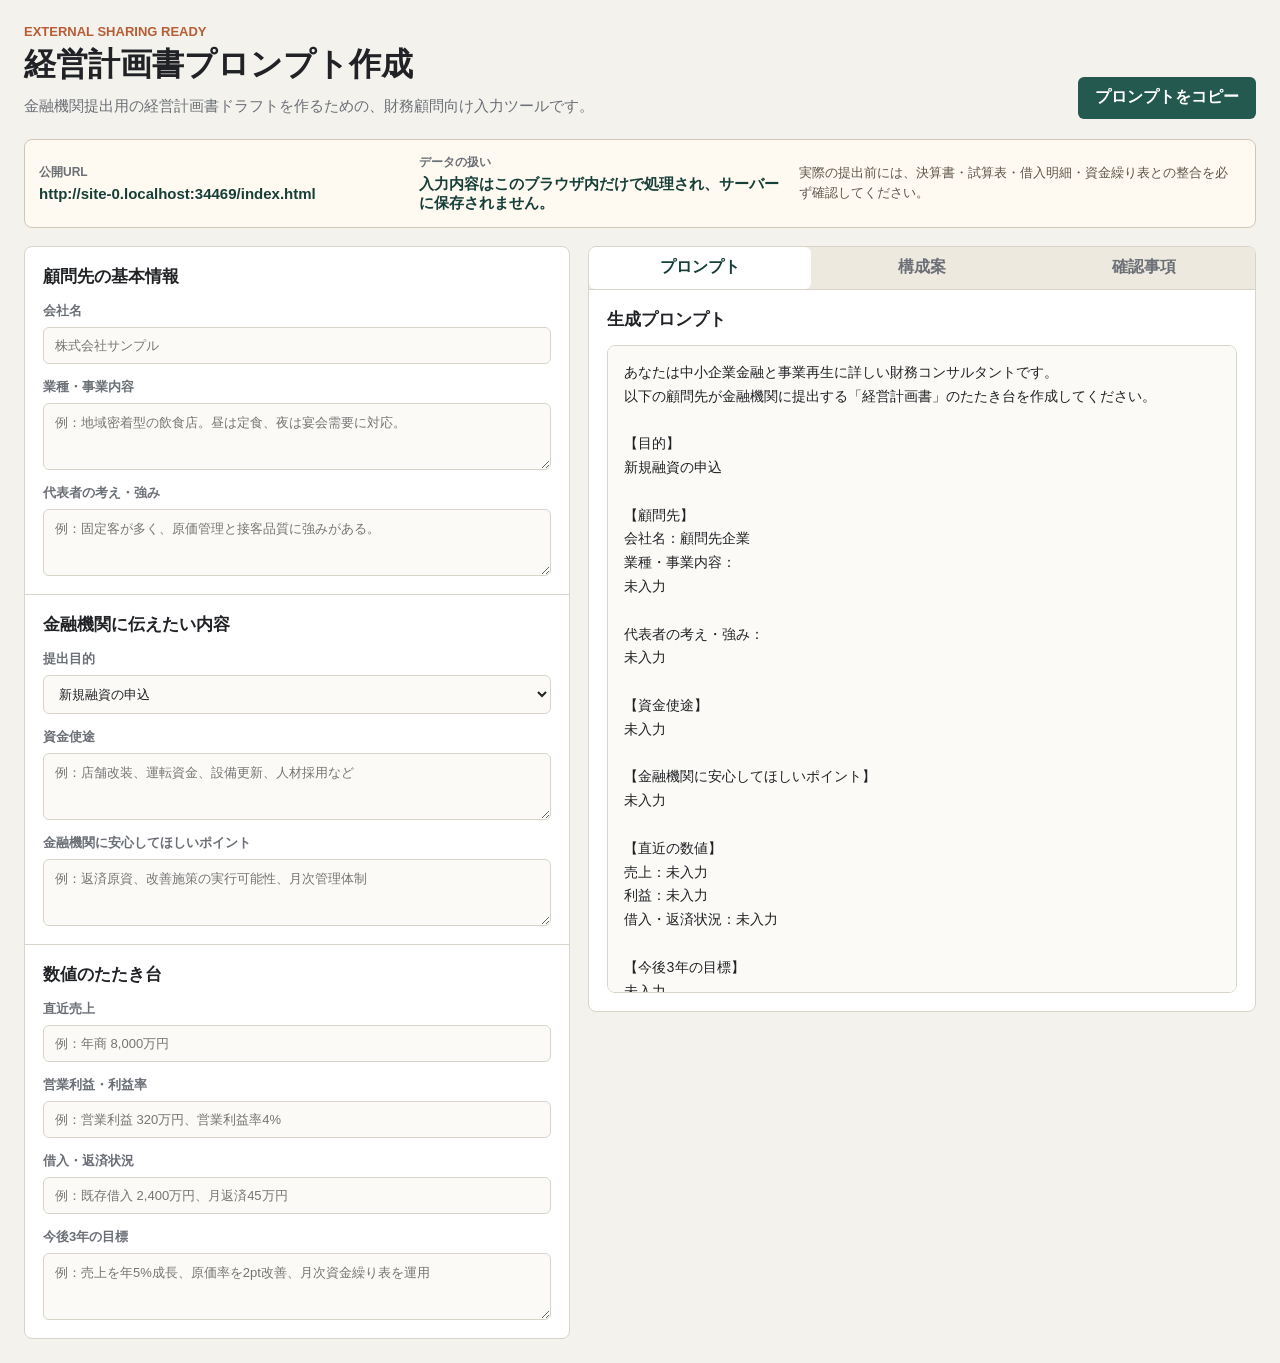
<file: index.html>
<!doctype html>
<html lang="ja">
  <head>
    <meta charset="utf-8" />
    <meta name="viewport" content="width=device-width, initial-scale=1" />
    <title>経営計画書プロンプト作成ダッシュボード</title>
    <meta name="description" content="金融機関提出用の経営計画書ドラフトを作るための、財務顧問向けプロンプト作成ダッシュボードです。" />
    <link rel="stylesheet" href="./styles.css" />
  </head>
  <body>
    <main class="app-shell">
      <section class="workspace">
        <header class="topbar">
          <div>
            <p class="eyebrow">External sharing ready</p>
            <h1>経営計画書プロンプト作成</h1>
            <p class="lead">金融機関提出用の経営計画書ドラフトを作るための、財務顧問向け入力ツールです。</p>
          </div>
          <button id="copyPrompt" class="primary-button" type="button">プロンプトをコピー</button>
        </header>

        <section class="notice-panel" aria-label="公開版の説明">
          <div>
            <p class="notice-label">公開URL</p>
            <p id="currentUrl" class="notice-value">読み込み中</p>
          </div>
          <div>
            <p class="notice-label">データの扱い</p>
            <p class="notice-value">入力内容はこのブラウザ内だけで処理され、サーバーに保存されません。</p>
          </div>
          <p class="notice-note">
            実際の提出前には、決算書・試算表・借入明細・資金繰り表との整合を必ず確認してください。
          </p>
        </section>

        <div class="layout">
          <form id="planForm" class="input-panel">
            <section class="form-section">
              <h2>顧問先の基本情報</h2>
              <label>
                会社名
                <input name="companyName" placeholder="株式会社サンプル" />
              </label>
              <label>
                業種・事業内容
                <textarea name="business" rows="3" placeholder="例：地域密着型の飲食店。昼は定食、夜は宴会需要に対応。"></textarea>
              </label>
              <label>
                代表者の考え・強み
                <textarea name="strength" rows="3" placeholder="例：固定客が多く、原価管理と接客品質に強みがある。"></textarea>
              </label>
            </section>

            <section class="form-section">
              <h2>金融機関に伝えたい内容</h2>
              <label>
                提出目的
                <select name="purpose">
                  <option>新規融資の申込</option>
                  <option>既存借入の条件変更</option>
                  <option>資金繰り改善の説明</option>
                  <option>伴走支援・定期報告</option>
                </select>
              </label>
              <label>
                資金使途
                <textarea name="fundUse" rows="3" placeholder="例：店舗改装、運転資金、設備更新、人材採用など"></textarea>
              </label>
              <label>
                金融機関に安心してほしいポイント
                <textarea name="bankConcern" rows="3" placeholder="例：返済原資、改善施策の実行可能性、月次管理体制"></textarea>
              </label>
            </section>

            <section class="form-section metrics">
              <h2>数値のたたき台</h2>
              <label>
                直近売上
                <input name="sales" placeholder="例：年商 8,000万円" />
              </label>
              <label>
                営業利益・利益率
                <input name="profit" placeholder="例：営業利益 320万円、営業利益率4%" />
              </label>
              <label>
                借入・返済状況
                <input name="debt" placeholder="例：既存借入 2,400万円、月返済45万円" />
              </label>
              <label>
                今後3年の目標
                <textarea name="goal" rows="3" placeholder="例：売上を年5%成長、原価率を2pt改善、月次資金繰り表を運用"></textarea>
              </label>
            </section>
          </form>

          <aside class="output-panel">
            <div class="output-tabs" role="tablist" aria-label="出力切替">
              <button class="tab active" data-tab="prompt" type="button">プロンプト</button>
              <button class="tab" data-tab="outline" type="button">構成案</button>
              <button class="tab" data-tab="checklist" type="button">確認事項</button>
            </div>

            <section id="prompt" class="output-view active">
              <h2>生成プロンプト</h2>
              <pre id="promptText"></pre>
            </section>

            <section id="outline" class="output-view">
              <h2>経営計画書の構成案</h2>
              <ol>
                <li>会社概要・事業内容</li>
                <li>現状分析：売上、利益、資金繰り、借入状況</li>
                <li>課題の整理：外部環境、内部課題、金融機関の懸念</li>
                <li>改善方針：売上施策、利益改善、固定費管理、資金繰り管理</li>
                <li>数値計画：3か年損益計画、返済原資、資金繰り見通し</li>
                <li>実行管理：月次確認項目、担当者、期限、金融機関への報告方法</li>
              </ol>
            </section>

            <section id="checklist" class="output-view">
              <h2>提出前チェック</h2>
              <ul>
                <li>売上計画の根拠が、客数・単価・件数などに分解されている</li>
                <li>利益改善策が、実行時期と担当者まで書かれている</li>
                <li>返済原資の説明が、営業キャッシュフローと矛盾していない</li>
                <li>希望融資額、資金使途、返済方法が明確である</li>
                <li>楽観的すぎる計画になっていないか、保守シナリオも確認した</li>
              </ul>
            </section>
          </aside>
        </div>
      </section>
    </main>

    <script src="./script.js"></script>
  </body>
</html>
</file>
<file: styles.css>
:root {
  color-scheme: light;
  --bg: #f4f2ed;
  --panel: #ffffff;
  --ink: #202225;
  --muted: #6b6f76;
  --line: #d9d4ca;
  --accent: #24594f;
  --accent-strong: #173f39;
  --warm: #b85d36;
  --field: #fbfaf7;
}

* {
  box-sizing: border-box;
}

body {
  margin: 0;
  font-family: -apple-system, BlinkMacSystemFont, "Hiragino Sans", "Yu Gothic", sans-serif;
  background: var(--bg);
  color: var(--ink);
}

button,
input,
select,
textarea {
  font: inherit;
}

.app-shell {
  min-height: 100vh;
  padding: 24px;
}

.workspace {
  max-width: 1380px;
  margin: 0 auto;
}

.topbar {
  display: flex;
  align-items: end;
  justify-content: space-between;
  gap: 24px;
  margin-bottom: 20px;
}

.notice-panel {
  display: grid;
  grid-template-columns: minmax(220px, 1fr) minmax(220px, 1fr) minmax(260px, 1.2fr);
  gap: 12px;
  align-items: center;
  margin-bottom: 18px;
  padding: 14px;
  border: 1px solid #cfc6b8;
  border-radius: 8px;
  background: #fffaf1;
}

.notice-label,
.notice-value,
.notice-note {
  margin: 0;
}

.notice-label {
  color: var(--muted);
  font-size: 12px;
  font-weight: 800;
}

.notice-value {
  margin-top: 4px;
  color: var(--accent-strong);
  font-size: 15px;
  font-weight: 800;
  overflow-wrap: anywhere;
}

.notice-note {
  color: #5f5549;
  font-size: 13px;
  line-height: 1.6;
}

.eyebrow {
  margin: 0 0 6px;
  color: var(--warm);
  font-size: 13px;
  font-weight: 700;
  letter-spacing: 0;
  text-transform: uppercase;
}

h1,
h2 {
  margin: 0;
  letter-spacing: 0;
}

h1 {
  font-size: 32px;
  line-height: 1.2;
}

.lead {
  max-width: 720px;
  margin: 10px 0 0;
  color: var(--muted);
  font-size: 15px;
  line-height: 1.7;
}

h2 {
  font-size: 17px;
}

.primary-button,
.tab {
  border: 1px solid transparent;
  border-radius: 6px;
  cursor: pointer;
}

.primary-button {
  min-height: 42px;
  padding: 0 16px;
  background: var(--accent);
  color: #fff;
  font-weight: 700;
}

.primary-button:hover {
  background: var(--accent-strong);
}

.layout {
  display: grid;
  grid-template-columns: minmax(360px, 0.9fr) minmax(420px, 1.1fr);
  gap: 18px;
  align-items: start;
}

.input-panel,
.output-panel {
  background: var(--panel);
  border: 1px solid var(--line);
  border-radius: 8px;
}

.input-panel {
  display: grid;
  gap: 0;
}

.form-section {
  display: grid;
  gap: 14px;
  padding: 18px;
  border-bottom: 1px solid var(--line);
}

.form-section:last-child {
  border-bottom: 0;
}

label {
  display: grid;
  gap: 7px;
  color: var(--muted);
  font-size: 13px;
  font-weight: 700;
}

input,
select,
textarea {
  width: 100%;
  border: 1px solid var(--line);
  border-radius: 6px;
  background: var(--field);
  color: var(--ink);
  padding: 10px 11px;
  font-weight: 500;
  resize: vertical;
}

input:focus,
select:focus,
textarea:focus {
  outline: 2px solid rgba(36, 89, 79, 0.25);
  border-color: var(--accent);
}

.output-panel {
  position: sticky;
  top: 18px;
  overflow: hidden;
}

.output-tabs {
  display: grid;
  grid-template-columns: repeat(3, 1fr);
  border-bottom: 1px solid var(--line);
  background: #ede9df;
}

.tab {
  min-height: 42px;
  background: transparent;
  color: var(--muted);
  font-weight: 800;
}

.tab.active {
  background: var(--panel);
  color: var(--accent-strong);
  border-bottom-color: var(--panel);
}

.output-view {
  display: none;
  padding: 18px;
}

.output-view.active {
  display: block;
}

pre {
  min-height: 560px;
  max-height: 72vh;
  margin: 14px 0 0;
  white-space: pre-wrap;
  overflow: auto;
  border: 1px solid var(--line);
  border-radius: 8px;
  background: #fbfaf7;
  padding: 16px;
  line-height: 1.7;
  font-size: 14px;
}

ol,
ul {
  margin: 16px 0 0;
  padding-left: 22px;
  line-height: 1.8;
}

li + li {
  margin-top: 8px;
}

@media (max-width: 980px) {
  .app-shell {
    padding: 16px;
  }

  .topbar {
    align-items: stretch;
    flex-direction: column;
  }

  .notice-panel {
    grid-template-columns: 1fr;
  }

  .primary-button {
    width: 100%;
  }

  .layout {
    grid-template-columns: 1fr;
  }

  .output-panel {
    position: static;
  }
}
</file>
